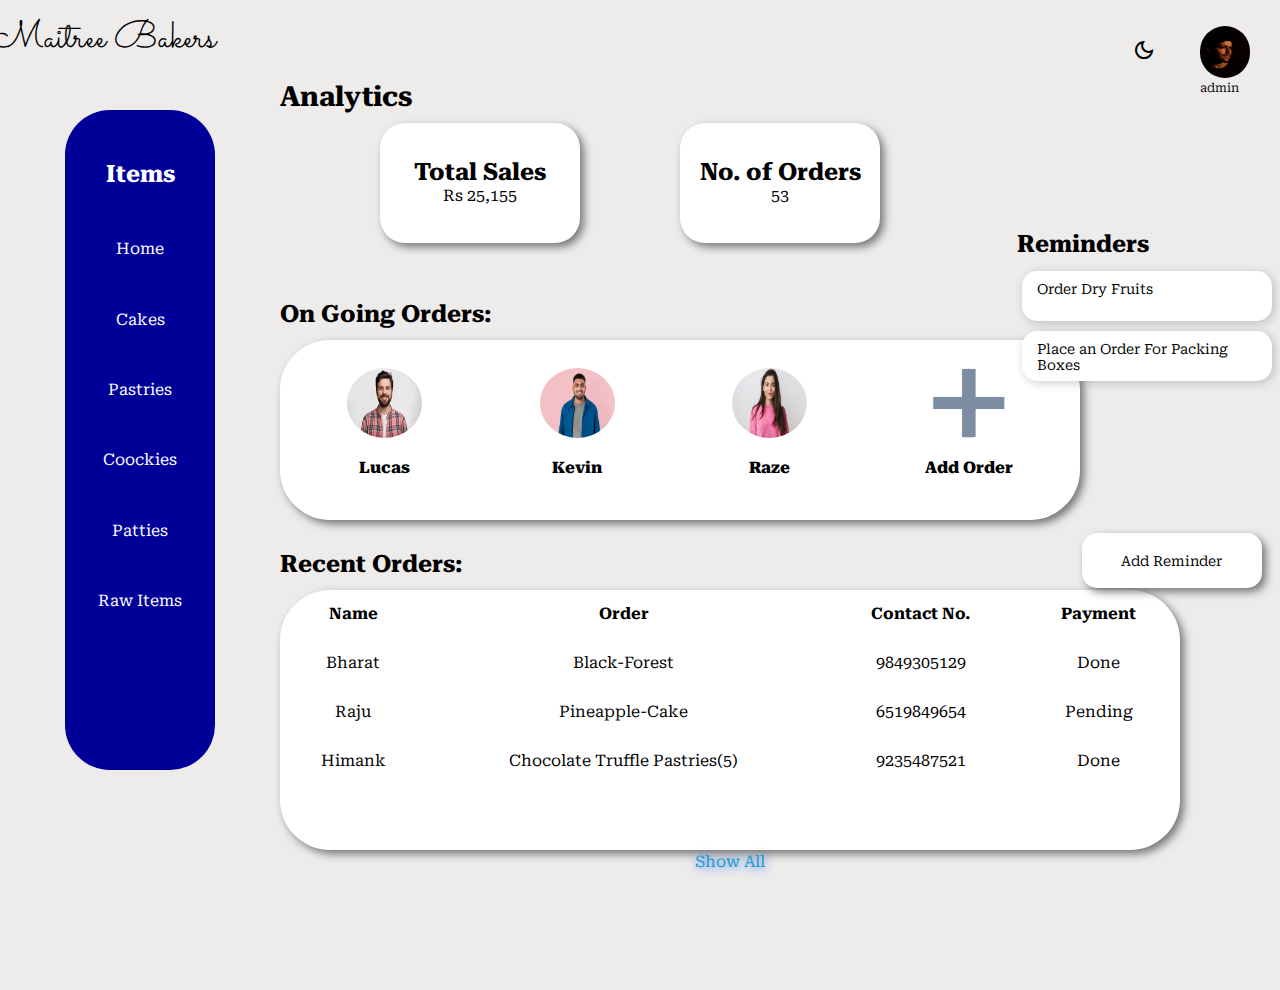
<file: index.html>
<!DOCTYPE html>
<html lang="en">

<head>
    <meta charset="UTF-8">
    <meta name="viewport" content="width=device-width, initial-scale=1.0">
    <link rel="stylesheet"
        href="https://fonts.googleapis.com/css2?family=Material+Symbols+Outlined:opsz,wght,FILL,GRAD@20..48,100..700,0..1,-50..200" />
    <link rel="stylesheet"
        href="https://fonts.googleapis.com/css2?family=Material+Symbols+Outlined:opsz,wght,FILL,GRAD@48,300,0,200" />
    <link rel="stylesheet" href="style.css">
    <link rel="stylesheet" href="responsive.css">
    <title>Inventory System - Maitreyi</title>
</head>

<body>
    <header class="webHeader">
        <div class="heading">
            <p class="companyName">Maitree Bakers</p>
            <div class="modes">
                <div class="dark-mode">
                    <span class="material-symbols-outlined">
                        dark_mode
                    </span>
                    <div class="admin">
                        <img src="Images/20220703_174703.jpg" alt="" height="52px" width="50px"
                            style="border-radius: 55px;">
                        <p>admin</p>
                    </div>
                </div>
            </div>
            </div>
    </header>

    <!-- Items List Side Bar -->
    
    <aside>
        <span class="material-symbols-outlined clicking" onclick="Menu()">
            menu
            </span>
        <div class="itemsBar">
            <div class="barContent">
                <h3 class="first">Items</h3>
                <p class="second">Home</p>
                <p class="third">Cakes</p>
                <p class="fourth">Pastries</p>
                <p class="fifth">Coockies</p>
                <p class="sixth">Patties</p>
                <p class="seventh">Raw Items</p>
                <p id="toggle">Reminders</p>
            </div>
        </div>
    </aside>
    <!-- On going Orders -->
    <div class="allContent">
    <div class="orders">
        <h2 class="headingOrders">On Going Orders:</h2>
        <div class="orders-container">
            <div class="images-people">
                <div class="people">
                    <img src="Images/img1.jpg" alt="" width="75px" height="70px">
                    <p class="name1">Lucas</p>
                </div>
                <div class="people">
                    <img src="Images/img2.jpg" alt="" width="75px" height="70px">
                    <p class="name2">Kevin</p>
                </div>
                <div class="people">
                    <img src="Images/img3.jpg" alt="" width="75px" height="70px">
                    <p class="name3">Raze</p>
                </div>
                <div class="people">
                    <img src="Images/plus.png" alt="" width="75px" height="70px">
                    <p class="name3">Add Order</p>
                </div>
            </div>
        </div>
    </div>
   

    <!-- Main: Analytics. -->
    <main>
        <h1>Analytics</h1>
        <div class="monthly-summary">
            <div class="container-first">
                <h2>Total Sales</h2>
                <p>Rs 25,155</p>
            </div>
            <div class="container-first">
                <h2>No. of Orders</h2>
                <p>53</p>
            </div>
        </div>
    </main>


    <!-- Recent Orders: -->
    <div class="recent-orders">
        <h2>Recent Orders:</h2>
        <table>
            <thead>
                <tr>
                    <th>Name</th>
                    <th>Order</th>
                    <th>Contact No.</th>
                    <th>Payment</th>
                </tr>
            </thead>
            <tbody>
                <tr>
                    <td>Bharat</td>
                    <td>Black-Forest</td>
                    <td>9849305129</td>
                    <td>Done</td>
                </tr>
                <tr>
                    <td>Raju</td>
                    <td>Pineapple-Cake</td>
                    <td>6519849654</td>
                    <td>Pending</td>
                </tr>
                <tr>
                    <td>Himank</td>
                    <td>Chocolate Truffle Pastries(5)</td>
                    <td>9235487521</td>
                    <td>Done</td>
                </tr>
            </tbody>
        </table>
        <a href="#">Show All</a>
    </div>
</div>

    <!-- Reminder Section: -->
    <div class="reminders">
        <h2>Reminders</h2>
        <div class="reminder-info">
            <div class="reminder1">
                <ul id="reminder-list">
                    <li>Order Dry Fruits</li>
                    <li>Place an Order For Packing Boxes</li>
                </ul>
            </div>
            <div class="container">
            <button id="add-reminder">Add Reminder</button>
            <div class="hidden-reminder">
                <textarea name="add-new-reminder" placeholder="Add New Reminder.." rows="5" contenteditable="true"
                    required id="input-filed"></textarea>
                    <div class="addRemind">
                    <p id="msg">Please Write Your Reminder!</p>
                <button id="add-btn">+</button>
            </div>
            </div>
        </div>
        </div>
    </div>

    <script src="index.js"></script>
    
</body>

</html>
</file>
<file: style.css>
@import url('https://fonts.googleapis.com/css2?family=Roboto+Serif:opsz,wght@8..144,200;8..144,400&display=swap');
@import url('https://fonts.googleapis.com/css2?family=Sacramento&display=swap');

:root {
    --background: #ffffff;
    --color-danger: #FF0060;
    --color-success: #1B9C85;
    --color-warning: #F7D060;
    --color-white: #fff;
    --color-info-dark: #7d8da1;
    --color-dark: #000000;
    --color-light: rgba(132, 139, 200, 0.18);
    --color-dark-variant: #677483;
    --color-background: #eeebeb;

    --card-border-radius: 2rem;
    --border-radius-1: 0.4rem;
    --border-radius-2: 1.2rem;

    --card-padding: 1.8rem;
    --padding-1: 1.2rem;

    --box-shadow: 4px 4px 8px rgba(0, 0, 0, 0.512);
}

.dark-mode-variables {
    --background: #000099;
    --color-background: #181a1e;
    --color-white: #202528;
    --color-dark: #edeffd;
    --color-dark-variant: #a3bdcc;
    --color-light: rgba(0, 0, 0, 0.4);
    --box-shadow: 8px 8px 8px rgba(0, 0, 0, 0.512);
}

* {
    padding: 0px;
    margin: 0px;
    box-sizing: border-box;
    font-family: 'Roboto Serif', serif;

}

body {
    width: 97%;
    background-color: var(--color-background);
    height: 110vh;
    user-select: none;
    color: var(--color-dark);
}

header {

    min-width: 200px;
    width: 100%;
    height: 70px;
}

.heading {
    display: flex;
    justify-content: space-evenly;
}

.heading .companyName {
    position: relative;
    right: 340px;
    font-size: 24px;
    top: 12px;
    font-weight: 200;
    font-family: 'Sacramento', cursive;
    font-size: 38px;
}

.modes {
    display: flex;
    position: relative;
    left: 200px;
}

.dark-mode {
    width: 20px;
    height: 20px;
    top: 35px;
    padding: 3px;
    position: relative;
    left: 40px;
}

.material-symbols-outlined:hover {
    cursor: pointer;
    font-variation-settings:
        'FILL' 1,
        'wght' 500,
        'GRAD' 200,
        'opsz' 58
}

.modes .admin {
    position: relative;
    left: 68px;
    bottom: 40px;
    font-size: 12px;
}

aside {
    position: absolute;
    left: 50px;
    width: 210px;
    height: 660px;
}
.clicking{   
     display: none;
}
.itemsBar {
    width: 150px;
    height: 660px;
    background-color: #000099;
    text-align: center;
    left: 15px;
    top: 40px;
    position: relative;
    border-radius: 45px;
    border: none;
    color: white;
}

.itemsBar:hover {
    box-shadow: var(--box-shadow);
}

.itemsBar p {
    font-weight: 400;
    cursor: pointer;
    transition: all 0.2s ease-in-out;
}
#toggle{
    display: none;
}
.barContent {
    position: relative;
    top: 50px;
    height: 450px;
    display: flex;
    flex-direction: column;
    justify-content: space-between;

}

.barContent .first {
    font-size: 24px;
}

.barContent .Eigth{
    display: block;
}
.barContent p:hover {
    width: 120px;
    height: 50px;
    padding-top: 12px;
    position: relative;
    left: 15px;
    border: 1px;
    border-radius: 50px;
    background: rgb(86, 120, 244);
    font-size: 20px;
    font-weight: 600;
    text-shadow: 4px 4px 8px rgba(0, 0, 0, 0.5);
    box-shadow: 4px 4px 8px rgba(0, 0, 0, 0.5);
    ;
}

.orders {
    height: 180px;
    width: 800px;
    position: absolute;
    top: 340px;
    left: 280px;
    border-radius: 50px;
    background-color: var(--color-white);
    box-shadow: var(--box-shadow)
}

.headingOrders {
    position: relative;
    bottom: 40px;
}

.images-people {
    min-width: 300px;
    position: relative;
    display: flex;
    align-items: center;
    justify-content: space-evenly;
    gap: 50px;
}

.images-people img {
    border-radius: 50%;
}

.people {
    display: flex;
    align-items: center;
    flex-direction: column;
}

.people:hover {
    cursor: pointer;
}

.people p {
    font-weight: 800;
    padding-top: 20px;
}

main {
    position: absolute;
    left: 280px;
    margin-top: 10px;
    width: 700px;
    height: 150px;

}

main h1 {
    font-size: 28px;
    color: var(--color-dark);
}

main .monthly-summary {
    width: 100%;
    height: 120px;
    display: flex;
    align-items: center;
    justify-content: space-evenly;
    margin-top: 10px;
}

.monthly-summary .container-first {
    width: 200px;
    height: 120px;
    border: none;
    border-radius: 25px;
    background: var(--color-white);
    text-align: center;
    padding-top: 35px;
    box-shadow: 4px 4px 8px rgba(0, 0, 0, 0.5);

}

.recent-orders {
   
    min-width: 480px;
    height: 260px;
    width: 900px;
    position: relative;
    top: 520px;
    left: 280px;
    border-radius: 50px;
    background: var(--color-white);
    box-shadow: 4px 4px 8px rgba(0, 0, 0, 0.5);
}

.recent-orders h2 {
    position: relative;
    bottom: 40px;
}

table {
    position: relative;
    bottom: 30px;
    height: 130px;
    width: 100%;
    min-width: 480px;
}

.recent-orders a {
    text-align: center;
    display: block;
    position: relative;
    margin: 1rem auto;
    text-decoration: none;
    top: 20px;
    color: #2399cf;
    text-shadow: 1px 1px 10px rgb(36, 118, 232);
    ;
}

tbody,
tr,
td,
th {
    padding: 14px;
    margin: 15px;
    text-align: center;
    align-items: center;
}

.reminders {
    user-select: none;
    float: right;
    position: relative;
    bottom: 80px;
    height: 600px;
    left: 30px;
}

.reminders h2 {
    position: relative;
    bottom: 20px;
}

.reminder-info {
    display: flex;
    margin-left: 5px;
    justify-content: center;
    flex-direction: column;
}

.reminder-info .reminder1 {
    width: 250px;
    height: 80px;
    margin-top: 10px;

}

ul {
    display: flex;
    list-style: none;
    flex-direction: column;
    padding: 0px;
    gap: 10px;
    margin-top: 5%;
    position: relative;
    bottom: 30px;

}

li {
    height: 50px;
    user-select: none;
    padding: 10px 0px 0px 15px;
    font-size: 14px;
    border: none;
    border-radius: 15px;
    background: var(--background);
    box-shadow: 2px 2px 10px rgba(0, 0, 0, 0.2);
    transition: all 0.3s ease-in-out;
}

li:hover {
    cursor: pointer;
    font-size: 16px;
    background: rgb(237, 91, 115);
    height: 70px;
}

#add-reminder {
    position: relative;
    top: 165px;
    left: 60px;
    width: 180px;
    height: 55px;
    border: none;
    border-radius: 15px;
    font-size: 14px;
    background: #ffffff;
    box-shadow: 4px 4px 8px rgba(0, 0, 0, 0.5);
    transition: all 0.3s ease;
}

#add-reminder:hover {
    font-size: 18px;
    cursor: pointer;
    background: rgb(122, 235, 122);
    text-shadow: 4px 4px 8px rgba(0, 0, 0, 0.5);
    box-shadow: 4px 4px 12px rgba(0, 0, 0, 0.5);
}

.hidden-reminder {
    display: none;
}

.reminder-info textarea {
    border: none;
    padding: 10px;
    position: relative;
    top: 180px;
    right:  15px;
    width: 250px;
}

.reminder-info button {
    font-size: 28px;
    position: absolute;
    left: 210px;
    width: 40px;
    height: 40px;
    border: none;
    background: white;
}

.reminder-info button:hover {
    font-size: 30px;
    cursor: pointer;
    background: rgb(122, 235, 122);
    text-shadow: 4px 4px 8px rgba(0, 0, 0, 0.5);
}
.addRemind{
    display: flex;
    align-items: center;
    position: relative;
    top: 180px;
    right: 15px;
    height: 60px;
}
#msg{
    display: none;
    font-size: 12px;
    color: var(--color-dark);
}
</file>
<file: responsive.css>
@media screen and (max-width: 1200px){
   
    .heading{
        width: 100%;
        justify-content: center;
    }
    .companyName{
        text-align: center;
        left: 50px;
    }
    aside{
        left: 18px;
        width: 115px;
    }
    .itemsBar{
        width: 110px;
        left: 0px;
        height: 580px;
    }
    .barContent p:hover{
        width: 100px;
        left: 5px;
        font-size: 18px;
        text-align: center;
    }
    main{
        width: 500px;
        min-width: 200px;
        height: 200px;
        margin-top: 30px;
        left: 170px;
    }
    main h1{
        position: relative;
        bottom: 30px;
    }
    .monthly-summary{
        height: 100px;
        flex-direction: row;
        position: relative;
        right: 30px;
        bottom: 20px;
    }
    .container-first{
        height: 70px;
        margin: 3px;
    }
    .container-first, h2, p{
        padding-bottom: 5px;
        text-align: center;
    }
    .recent-orders{
        width: 53vw;
        height: 255px;
        top: 475px;
        left: 157px;
    }
    .recent-orders h2{
        text-align: initial;
    }
    .recent-orders table{
        width: 52vw;
    }
    .orders{
        min-width: 200px;
        height: 180px;
        width: 450px;
        top: 300px;
        left: 157px;
    }
    .headingOrders{
        text-align: initial;
    }
    .orders-container{
        height: 220px;
    }
    .images-people{
        gap: 0px;
        flex-wrap: wrap;
    }
    .reminders{
        bottom: 200px; 
    }
}

@media screen and (max-width: 890px){
    body{
        height: 9vh;
    }
    .heading{
        position: relative;
        left: 0px;
    }
    main{
        top: 120px;
        left: 150px;
    }
    .orders{
        min-width: 200px;
        top: 360px;
        left: 150px;
    }
    .recent-orders{
        top: 545px;
        left: 150px;
    }
    #toggle{
        display: block;
    }
    .reminders{
        position: absolute;
        display: none;
        float: none;
        left: 141px;
        top: 180px;
    }
    .reminders h2{
        text-align: initial;
    }
    #add-reminder{
        left: 35px;
    }
    
    .itemsBar{
        border-radius: 18px;
        width: 85px;
        left: 0px;
    }
    .barContent .first {
        font-size: 18px;
    }
    .barContent p{
        font-size: 10px;
    }
    .barContent p:hover{
        width: 70px;
        font-weight: 500;
        left: 5px;
        font-size: 14px;
        text-align: center;
     
    }
   .allContent{
    display: block;
   }
}

@media screen and (max-width: 700px){
    body{
        overflow: hidden;
    }
    .material-symbols-outlined{
        display: block;
    }
    header{
        width: 45%;
    }
    .heading .companyName {
        font-size: 24px;
    }
    .itemsBar{
        z-index: 1;
        opacity: 0.9;
        top: 5px;
        width: 85px;
        left: -105px;
        transition: left 0.3s ease-in;
    }
    .reminders{
        left: 55px;
        top: 115px;
    }
    .allContent{
        position: relative;
        right: 60px;
        bottom: 50px;
        z-index: -1;
    }
    main{
        top: 46px;
        left: 130px;
    }
    main .monthly-summary{
        gap: 20px;
        height: 200px;
        right: 70px;
    }
    .orders{
        top: 320px;
        left: 80px;;
    }
    .recent-orders{
        left: 80px;
        top: 570px;
    }
}
</file>
